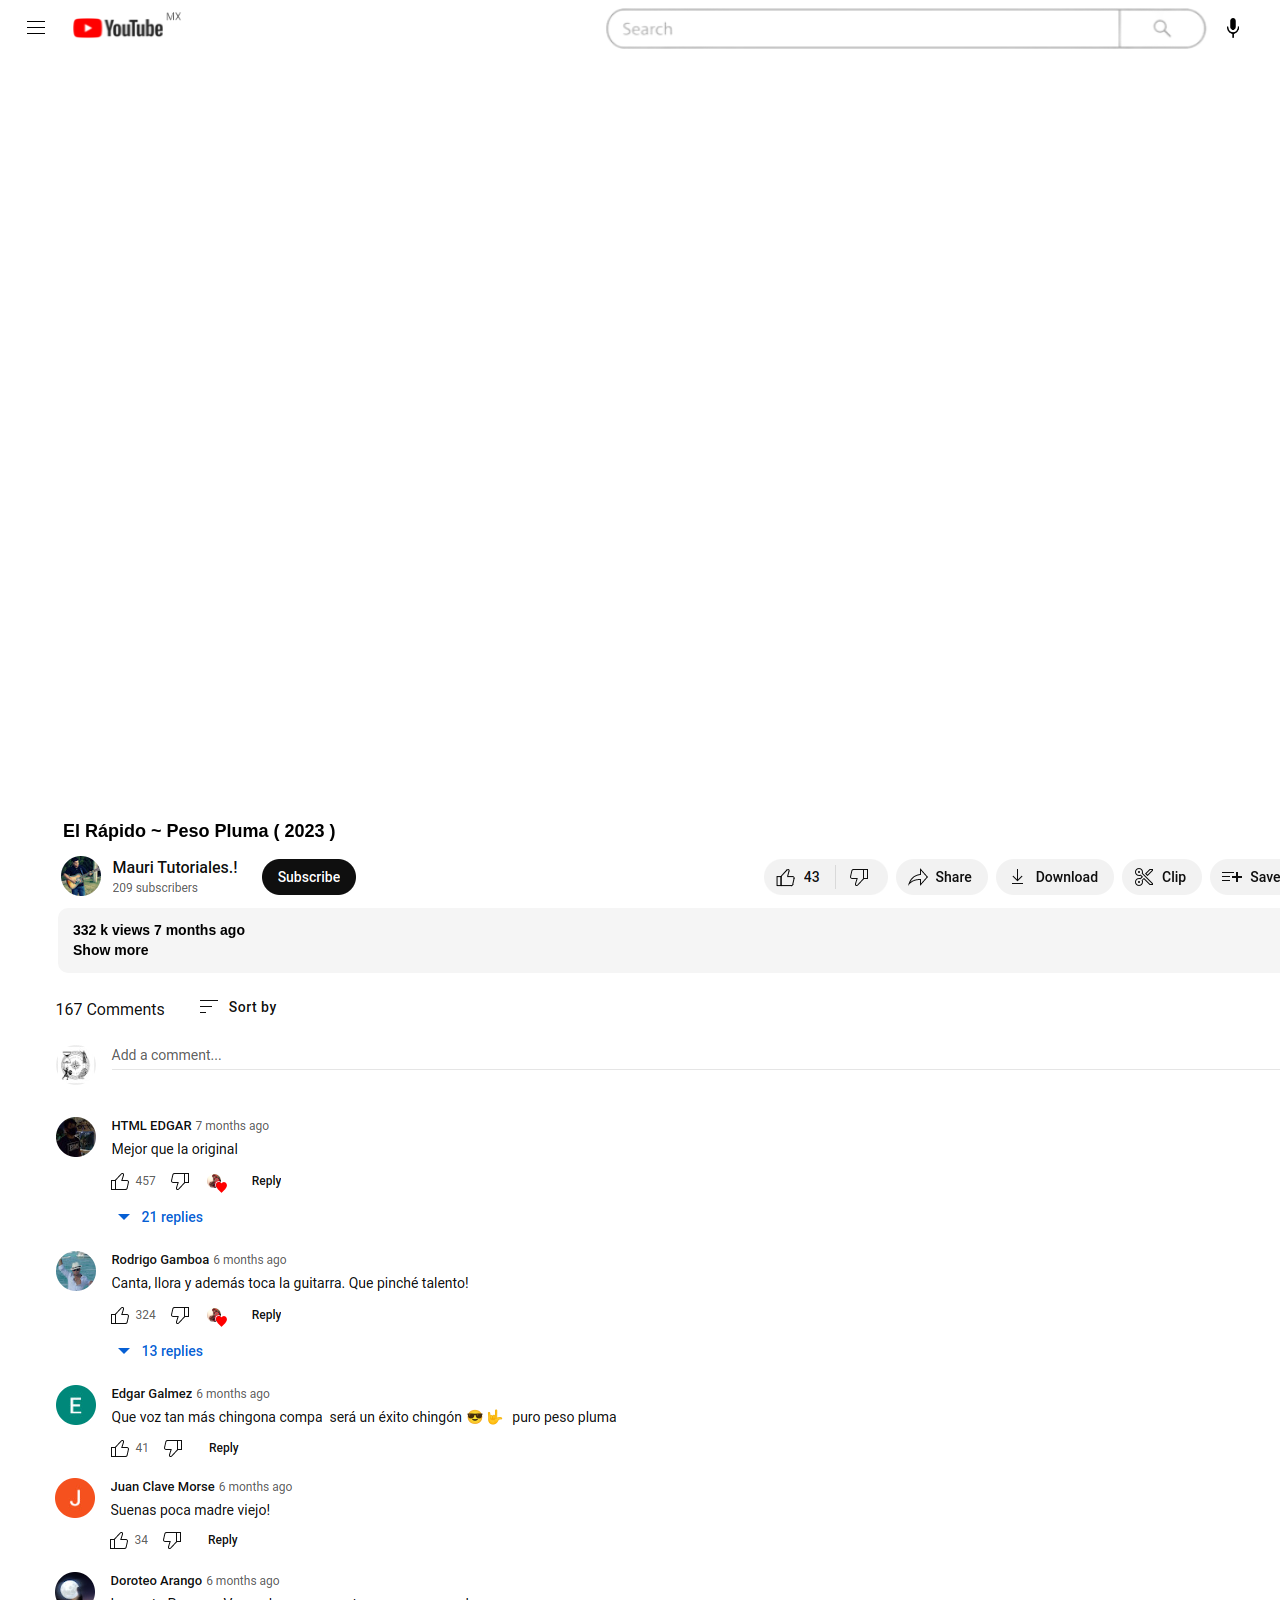
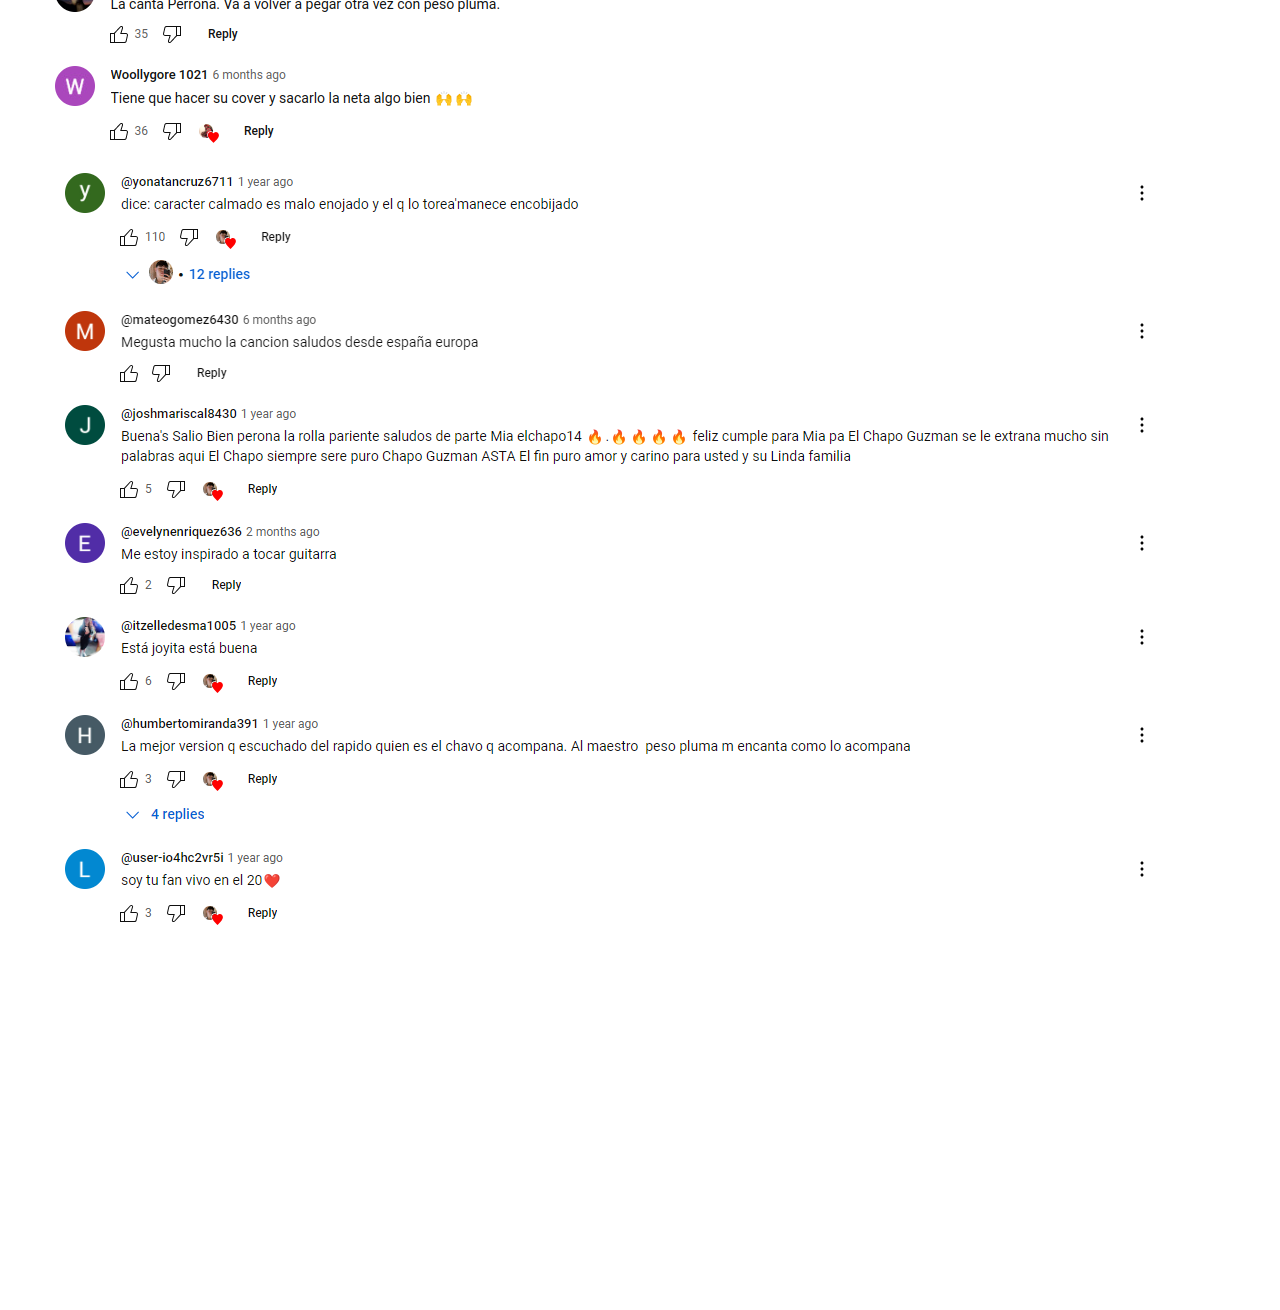
<file: index.html>
<!DOCTYPE html>
<html lang="en">
    <head>
        <meta charset="UTF-8">
        <meta http-equiv="X-UA-Compatible" content="IE=edge">
        <meta name="viewport" content="width=device-width, initial-scale=1.0">
        <link rel="stylesheet" href="style.css">    
        <title>Youtube page</title>
    </head>
    <body>
        <div class="navBarTop">
            <div class="menu">
                <div class="menu-toggle">
                    <span class="line"></span>
                    <span class="line"></span>
                    <span class="line"></span>
                </div>
                <div class="menu-items">
                    <script src="menu.js"></script>
                    <ul>
                      <li class="ele"> <img class="home" src="./images/homeyeah.png" alt=""> <a id="zuh" href="#">Home</a></li>
                      <li class="ele"> <img class="shorts" src="./images/shorts.png" alt=""> <a id="nac" href="#">Shorts</a></li>
                      <li class="ele"> <img class="subs" src="./images/subs.png" alt=""> <a id="im" href="#">Subscriptions</a></li>
                    </ul>
                </div>
            </div>
            <a href="https://www.youtube.com">
              <img src="./images/YouTube-recut.png" class="top second" alt="ytlogo">
            </a>
            <img src="./images/mx.png" class="top secondhalf" alt="search">
            <img src="./images/searchyes.png" class="top third" alt="search">
            <img src="./images/mic-microphone-icon (1).png" class="top thirdhalf" alt="microphone">
            <img src="./images/camera (1).png" class="top fourth" alt="">
            <img src="./images/bell.png" class="top fifth" alt="">
            <img src="./images/profileyt.png" class="top sixth" alt="">
        </div>
        
        <div class="main">
            <div class="section videoPlay">
                <iframe class="play" src="https://www.youtube.com/embed/kKI38GnYfkk" title="YouTube video player" frameborder="0" allow="accelerometer; autoplay; clipboard-write; encrypted-media; gyroscope; picture-in-picture; web-share" allowfullscreen></iframe>
            </div>
            <div class="nam"><p>El Rápido ~ Peso Pluma ( 2023 )</p></div>
            <div class="bnam"><img src="images/belowthenam.png" alt=""></div>
            <div class="sho">
                 <div class="des">
                    <p class="tex">332 k views 7 months ago</p><p class="mor">Show more</p>
                </div>
            </div>
            <img class="com" src="./images/comments.png" alt="">
            <img class="com2" src="./images/comments2.png" alt="">
            <img class="com3" src="./images/comments3.png" alt="">
        </div>
        <div class="section sideBar">
            <img src="./images/adyt.png" class="yesopt" alt="">
            <div class="sug"> <img src="./images/thumbnails/you.jpg" alt=""><span class="tit">Video Name - Artist Name</span><span class="cha">Channel name</span><span class="sta">777k views - 3 months ago</span></div>
            <div class="sug"> <img src="./images/thumbnails/365891c1bbda.jpg" alt=""><span class="tit">Video Name - Artist Name</span><span class="cha">Channel name</span><span class="sta">777k views - 3 months ago</span></div>
            <div class="sug"> <img src="./images/thumbnails/5g-technology.jpg" alt=""><span class="tit">Video Name - Artist Name</span><span class="cha">Channel name</span><span class="sta">777k views - 3 months ago</span></div>
            <div class="sug"> <img src="./images/thumbnails/848126_5f8c_4.jpg" alt=""><span class="tit">Video Name - Artist Name</span><span class="cha">Channel name</span><span class="sta">777k views - 3 months ago</span></div>
            <div class="sug"> <img src="./images/thumbnails/design-catchy-.jpg" alt=""><span class="tit">Video Name - Artist Name</span><span class="cha">Channel name</span><span class="sta">777k views - 3 months ago</span></div>
            <div class="sug"> <img src="./images/thumbnails/design-eye.jpg" alt=""><span class="tit">Video Name - Artist Name</span><span class="cha">Channel name</span><span class="sta">777k views - 3 months ago</span></div>
            <div class="sug"> <img src="./images/thumbnails/e88786b86bde.jpg" alt=""><span class="tit">Video Name - Artist Name</span><span class="cha">Channel name</span><span class="sta">777k views - 3 months ago</span></div>
            <div class="sug"> <img src="./images/thumbnails/earn-money.jpg" alt=""><span class="tit">Video Name - Artist Name</span><span class="cha">Channel name</span><span class="sta">777k views - 3 months ago</span></div>
            <div class="sug"> <img src="./images/thumbnails/maxresdefault.jpg" alt=""><span class="tit">Video Name - Artist Name</span><span class="cha">Channel name</span><span class="sta">777k views - 3 months ago</span></div>
            <div class="sug"> <img src="./images/thumbnails/YT-Thumbnail-How.jpg" alt=""><span class="tit">Video Name - Artist Name</span><span class="cha">Channel name</span><span class="sta">777k views - 3 months ago</span></div>
            <div class="sug"> <img src="./images/thumbnails/10-o.jpg" alt=""><span class="tit">Video Name - Artist Name</span><span class="cha">Channel name</span><span class="sta">777k views - 3 months ago</span></div>
            <div class="sug"> <img src="./images/thumbnails/maxresdefault (1).jpg" alt=""><span class="tit">Video Name - Artist Name</span><span class="cha">Channel name</span><span class="sta">777k views - 3 months ago</span></div>
            <div class="sug"> <img src="./images/thumbnails/maxresdefault (2).jpg" alt=""><span class="tit">Video Name - Artist Name</span><span class="cha">Channel name</span><span class="sta">777k views - 3 months ago</span></div>
            <div class="sug"> <img src="./images/thumbnails/maxresdefault (3).jpg" alt=""><span class="tit">Video Name - Artist Name</span><span class="cha">Channel name</span><span class="sta">777k views - 3 months ago</span></div>
            <div class="sug"> <img src="./images/thumbnails/maxresdefault (4).jpg" alt=""><span class="tit">video name - artist name</span><span class="cha">Channelname</span><span class="sta">777k views - 3 months ago</span></div>
            <div class="sug"> <img src="./images/thumbnails/maxresdefault (5).jpg" alt=""><span class="tit">Video Name - Artist Name</span><span class="cha">Channel name</span><span class="sta">777k views - 3 months ago</span></div>
            <div class="sug"> <img src="./images/thumbnails/maxresdefault (6).jpg" alt=""><span class="tit">Video Name - Artist Name</span><span class="cha">Channel name</span><span class="sta">777k views - 3 months ago</span></div>
            <div class="sug"> <img src="./images/thumbnails/maxresdefault (7).jpg" alt=""><span class="tit">Video Name - Artist Name</span><span class="cha">Channel name</span><span class="sta">777k views - 3 months ago</span></div>
            <div class="sug"> <img src="./images/thumbnails/maxresdefault (8).jpg" alt=""><span class="tit">Video Name - Artist Name</span><span class="cha">Channel name</span><span class="sta">777k views - 3 months ago</span></div>
            <div class="sug"> <img src="./images/thumbnails/twentyone.jpg" alt=""><span class="tit">Video Name - Artist Name</span><span class="cha">Channel name</span><span class="sta">777k views - 3 months ago</span></div>
            <div class="sug"> <img src="./images/thumbnails/Zweiundzwanzig.jpg" alt=""><span class="tit">Video Name - Artist Name</span><span class="cha">Channel name</span><span class="sta">777k views - 3 months ago</span></div>
            <div class="sug"> <img src="./images/thumbnails/Dreiundzwanzig.jpg" alt=""><span class="tit">Video Name - Artist Name</span><span class="cha">Channel name</span><span class="sta">777k views - 3 months ago</span></div>
            <div class="sug"> <img src="./images/thumbnails/Vierundzwanzig.jpg" alt=""><span class="tit">Video Name - Artist Name</span><span class="cha">Channel name</span><span class="sta">777k views - 3 months ago</span></div>
            <div class="sug"> <img src="./images/thumbnails/funfundzwanzig.jpg" alt=""><span class="tit">Video Name - Artist Name</span><span class="cha">Channel name</span><span class="sta">777k views - 3 months ago</span></div>
        </div>
</body>
</html>
</file>
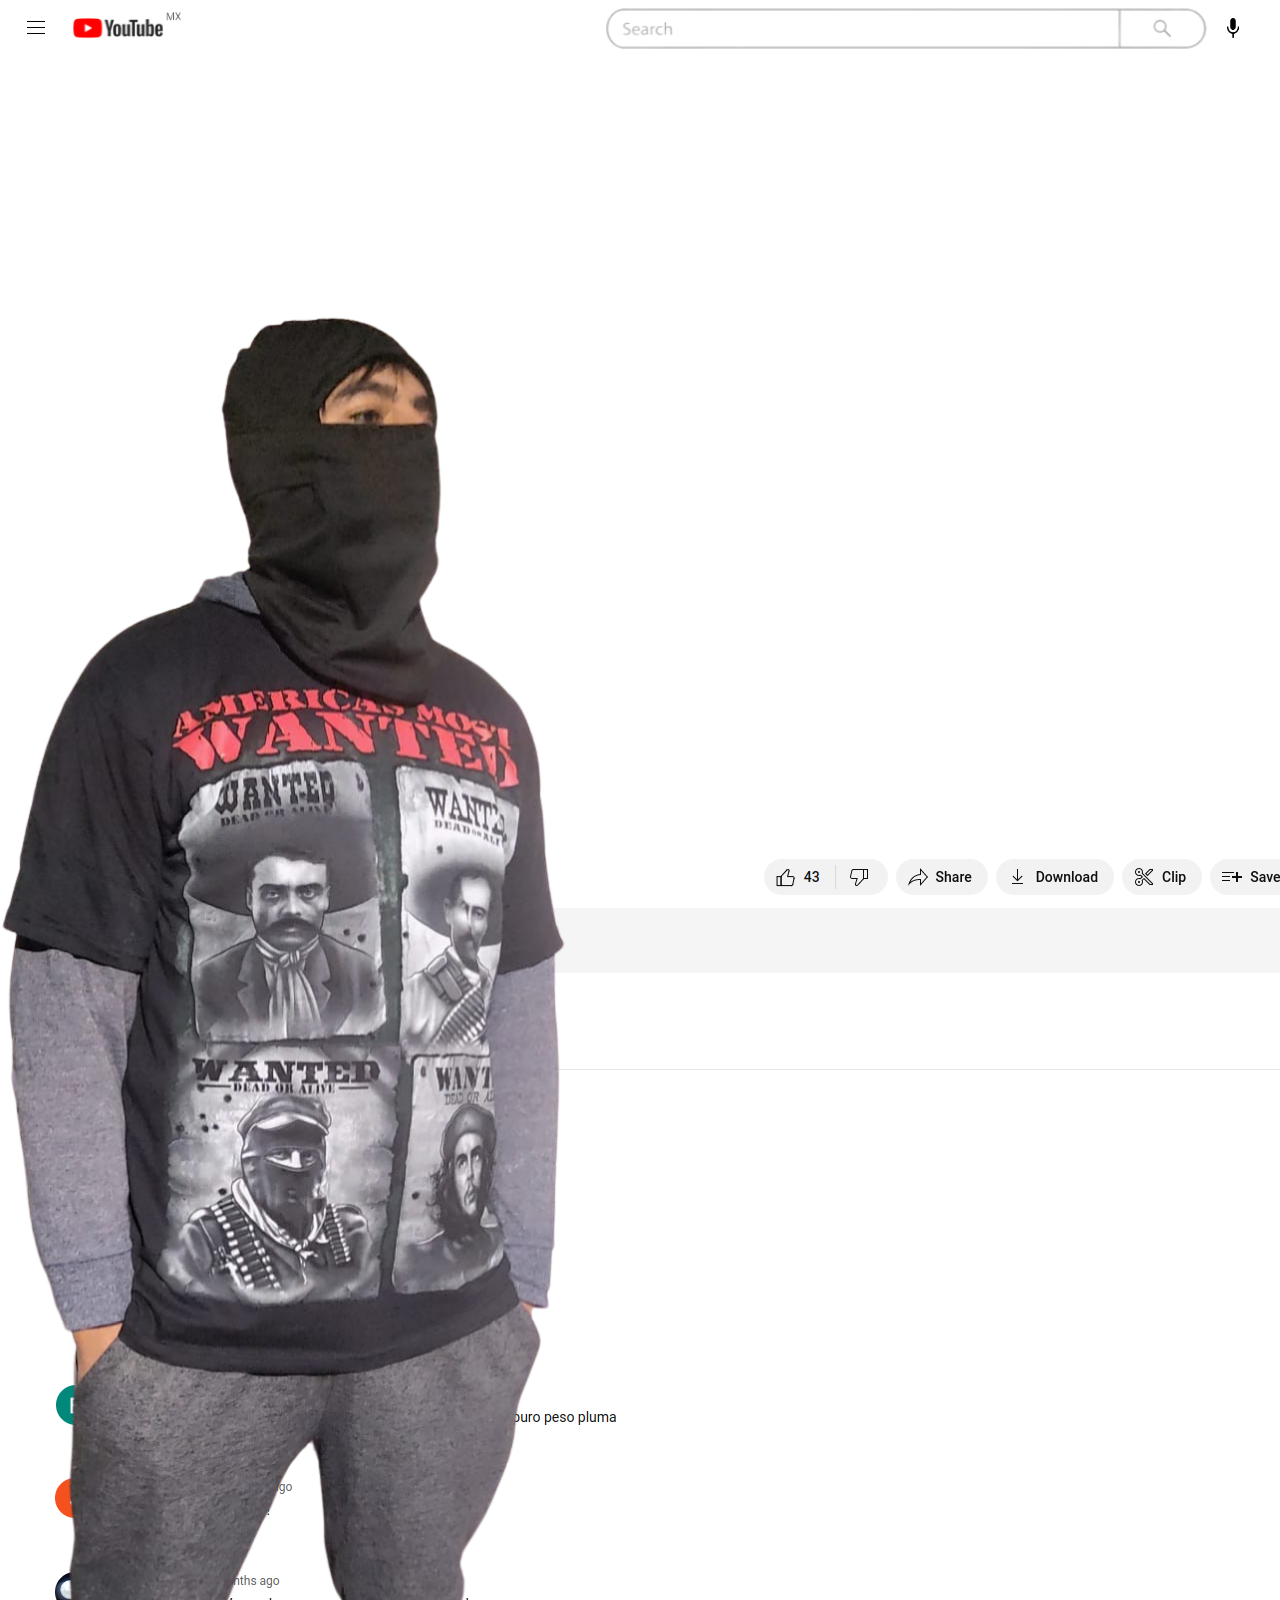
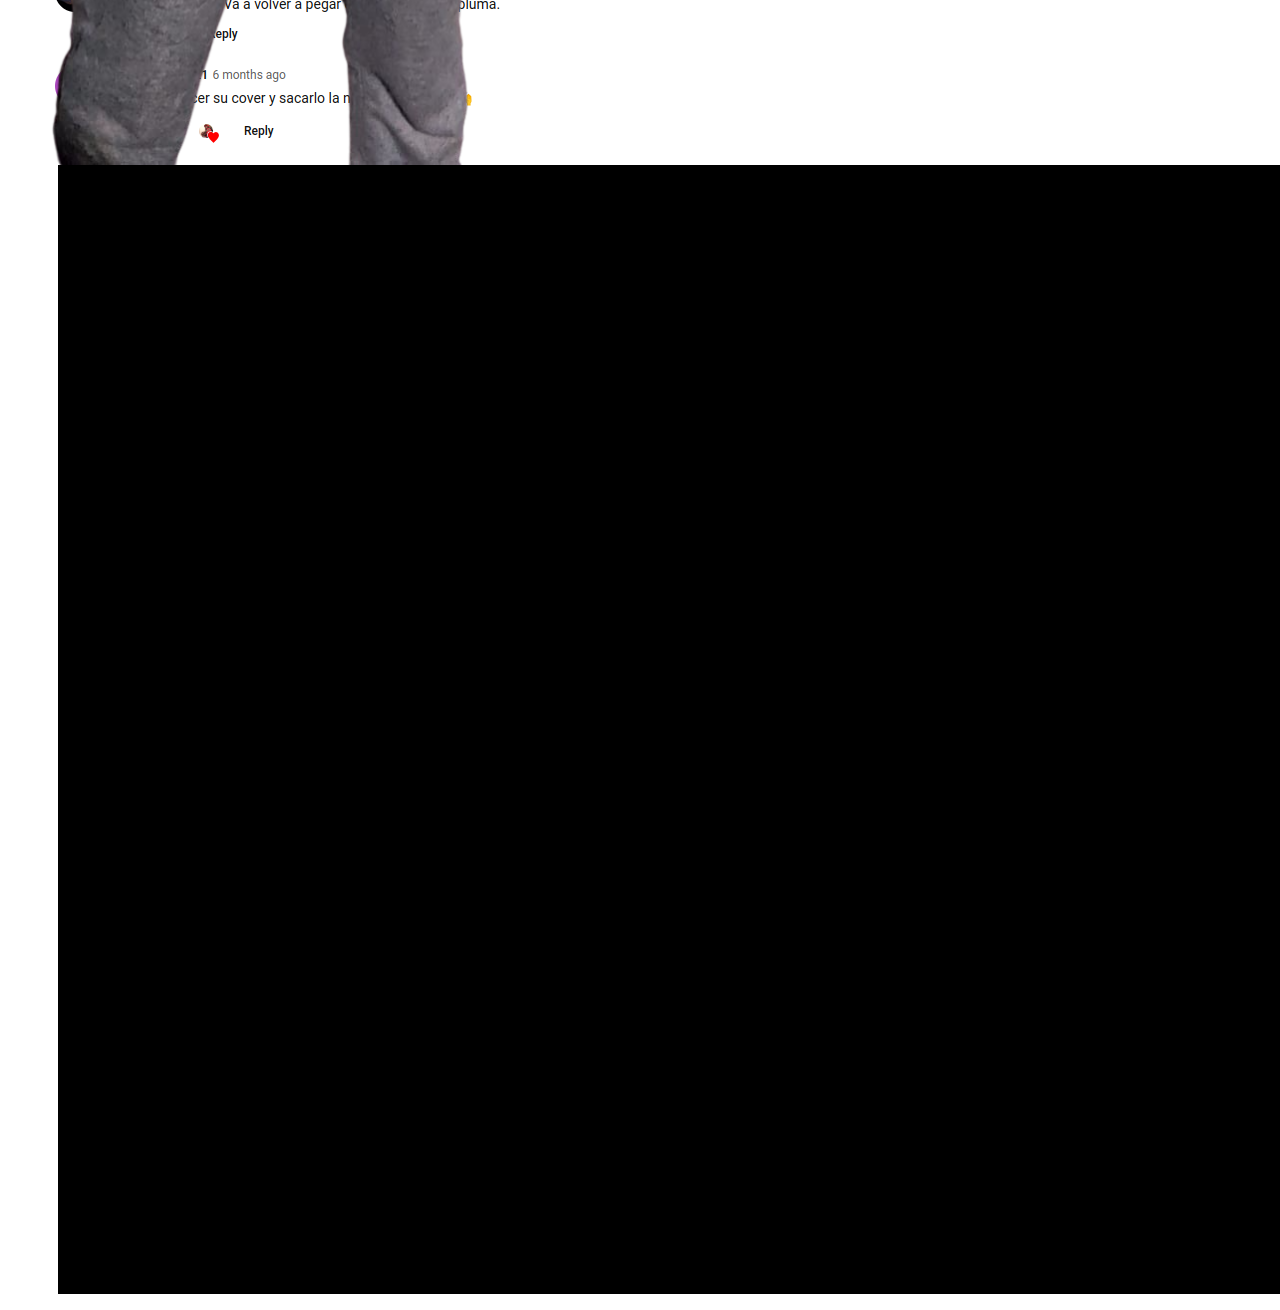
<file: video.html>
<!DOCTYPE html>
<html lang="en">
    <head>
        <meta charset="UTF-8">
        <meta http-equiv="X-UA-Compatible" content="IE=edge">
        <meta name="viewport" content="width=device-width, initial-scale=1.0">
        <link rel="stylesheet" href="style.css">    
        <title>Youtube page</title>
    </head>
    <body>
        <div class="navBarTop">
            <div class="menu">
                <div class="menu-toggle">
                    <span class="line"></span>
                    <span class="line"></span>
                    <span class="line"></span>
                </div>
                <div class="menu-items">
                    <script src="menu.js"></script>
                    <ul>
                      <li class="ele"> <img class="home" src="./images/homeyeah.png" alt=""> <a id="zuh" href="#">Home</a></li>
                      <li class="ele"> <img class="shorts" src="./images/shorts.png" alt=""> <a id="nac" href="#">Shorts</a></li>
                      <li class="ele"> <img class="subs" src="./images/subs.png" alt=""> <a id="im" href="#">Subscriptions</a></li>
                    </ul>
                </div>
            </div>
            <a href="https://www.youtube.com">
              <img src="./images/YouTube-recut.png" class="top second" alt="ytlogo">
            </a>
            <img src="./images/mx.png" class="top secondhalf" alt="search">
            <img src="./images/searchyes.png" class="top third" alt="search">
            <img src="./images/mic-microphone-icon (1).png" class="top thirdhalf" alt="microphone">
            <img src="./images/camera (1).png" class="top fourth" alt="">
            <img src="./images/bell.png" class="top fifth" alt="">
            <img src="./images/profileyt.png" class="top sixth" alt="">
        </div>
        
        <div class="main">
            <div class="section videoPlay">
                <iframe class="play" src="https://www.youtube.com/embed/JoTa04G3vD0" title="YouTube video player" frameborder="0" allow="accelerometer; autoplay; clipboard-write; encrypted-media; gyroscope; picture-in-picture; web-share" allowfullscreen></iframe>
                <!-- <iframe class="play" src="https://www.youtube.com/embed/kKI38GnYfkk" title="YouTube video player" frameborder="0" allow="accelerometer; autoplay; clipboard-write; encrypted-media; gyroscope; picture-in-picture; web-share" allowfullscreen></iframe> -->
            </div>
            <div class="nam"><p>El Rápido ~ Peso Pluma ( 2023 )</p></div>
            <div class="meft"><img src="images/meft.png" alt=""></div>
            <div class="bnam"><img src="images/belowthenam.png" alt=""></div>
            <div class="sho">
                 <div class="des">
                    <p class="tex">332 k views 7 months ago</p><p class="mor">Show more</p></div>
                 </div>
            <img class="com" src="./images/comments.png" alt="">
            <img class="com2" src="./images/comments2.png" alt="">
        </div>
        <div class="section comments"></div>
        <div class="section sideBar">
            <img src="./images/adyt.png" class="yesopt" alt="">
            <div class="sug"> <img src="./images/thumbnails/you.jpg" alt=""><span class="tit">Video Name - Artist Name</span><span class="cha">Channel name</span><span class="sta">777k views - 3 months ago</span></div>
            <div class="sug"> <img src="./images/thumbnails/365891c1bbda.jpg" alt=""><span class="tit">Video Name - Artist Name</span><span class="cha">Channel name</span><span class="sta">777k views - 3 months ago</span></div>
            <div class="sug"> <img src="./images/thumbnails/5g-technology.jpg" alt=""><span class="tit">Video Name - Artist Name</span><span class="cha">Channel name</span><span class="sta">777k views - 3 months ago</span></div>
            <div class="sug"> <img src="./images/thumbnails/848126_5f8c_4.jpg" alt=""><span class="tit">Video Name - Artist Name</span><span class="cha">Channel name</span><span class="sta">777k views - 3 months ago</span></div>
            <div class="sug"> <img src="./images/thumbnails/design-catchy-.jpg" alt=""><span class="tit">Video Name - Artist Name</span><span class="cha">Channel name</span><span class="sta">777k views - 3 months ago</span></div>
            <div class="sug"> <img src="./images/thumbnails/design-eye.jpg" alt=""><span class="tit">Video Name - Artist Name</span><span class="cha">Channel name</span><span class="sta">777k views - 3 months ago</span></div>
            <div class="sug"> <img src="./images/thumbnails/e88786b86bde.jpg" alt=""><span class="tit">Video Name - Artist Name</span><span class="cha">Channel name</span><span class="sta">777k views - 3 months ago</span></div>
            <div class="sug"> <img src="./images/thumbnails/earn-money.jpg" alt=""><span class="tit">Video Name - Artist Name</span><span class="cha">Channel name</span><span class="sta">777k views - 3 months ago</span></div>
            <div class="sug"> <img src="./images/thumbnails/maxresdefault.jpg" alt=""><span class="tit">Video Name - Artist Name</span><span class="cha">Channel name</span><span class="sta">777k views - 3 months ago</span></div>
            <div class="sug"> <img src="./images/thumbnails/YT-Thumbnail-How.jpg" alt=""><span class="tit">Video Name - Artist Name</span><span class="cha">Channel name</span><span class="sta">777k views - 3 months ago</span></div>
            <div class="sug"> <img src="./images/thumbnails/10-o.jpg" alt=""><span class="tit">Video Name - Artist Name</span><span class="cha">Channel name</span><span class="sta">777k views - 3 months ago</span></div>
            <div class="sug"> <img src="./images/thumbnails/maxresdefault (1).jpg" alt=""><span class="tit">Video Name - Artist Name</span><span class="cha">Channel name</span><span class="sta">777k views - 3 months ago</span></div>
            <div class="sug"> <img src="./images/thumbnails/maxresdefault (2).jpg" alt=""><span class="tit">Video Name - Artist Name</span><span class="cha">Channel name</span><span class="sta">777k views - 3 months ago</span></div>
            <div class="sug"> <img src="./images/thumbnails/maxresdefault (3).jpg" alt=""><span class="tit">Video Name - Artist Name</span><span class="cha">Channel name</span><span class="sta">777k views - 3 months ago</span></div>
            <div class="sug"> <img src="./images/thumbnails/maxresdefault (4).jpg" alt=""><span class="tit">video name - artist name</span><span class="cha">Channelname</span><span class="sta">777k views - 3 months ago</span></div>
            <div class="sug"> <img src="./images/thumbnails/maxresdefault (5).jpg" alt=""><span class="tit">Video Name - Artist Name</span><span class="cha">Channel name</span><span class="sta">777k views - 3 months ago</span></div>
            <div class="sug"> <img src="./images/thumbnails/maxresdefault (6).jpg" alt=""><span class="tit">Video Name - Artist Name</span><span class="cha">Channel name</span><span class="sta">777k views - 3 months ago</span></div>
            <div class="sug"> <img src="./images/thumbnails/maxresdefault (7).jpg" alt=""><span class="tit">Video Name - Artist Name</span><span class="cha">Channel name</span><span class="sta">777k views - 3 months ago</span></div>
            <div class="sug"> <img src="./images/thumbnails/maxresdefault (8).jpg" alt=""><span class="tit">Video Name - Artist Name</span><span class="cha">Channel name</span><span class="sta">777k views - 3 months ago</span></div>
            <div class="sug"> <img src="./images/thumbnails/twentyone.jpg" alt=""><span class="tit">Video Name - Artist Name</span><span class="cha">Channel name</span><span class="sta">777k views - 3 months ago</span></div>
            <div class="sug"> <img src="./images/thumbnails/Zweiundzwanzig.jpg" alt=""><span class="tit">Video Name - Artist Name</span><span class="cha">Channel name</span><span class="sta">777k views - 3 months ago</span></div>
            <div class="sug"> <img src="./images/thumbnails/Dreiundzwanzig.jpg" alt=""><span class="tit">Video Name - Artist Name</span><span class="cha">Channel name</span><span class="sta">777k views - 3 months ago</span></div>
            <div class="sug"> <img src="./images/thumbnails/Vierundzwanzig.jpg" alt=""><span class="tit">Video Name - Artist Name</span><span class="cha">Channel name</span><span class="sta">777k views - 3 months ago</span></div>
            <div class="sug"> <img src="./images/thumbnails/funfundzwanzig.jpg" alt=""><span class="tit">Video Name - Artist Name</span><span class="cha">Channel name</span><span class="sta">777k views - 3 months ago</span></div>
        </div>
</body>
</html>
</file>
<file: style.css>
.navBarTop {
 background: white;
 position: fixed;
 top: 0;
 left: 0;
 height: 80px;
 width: 100%;
 z-index: 6;
}

.menu {
    position: relative;
}

.menu-toggle {
    position: absolute;
    top: 17px;
    left: 18px;
    display: flex;
    flex-direction: column;
    /* justify-content: center;
    align-items: center; */
    width: 35px;
    height: 37px;
    cursor: pointer;
    z-index: 1;
}

.line {
    width: 18px;
    height: 1px;
    background-color: black;
    margin: 2.5px 0;
    transition: transform 0.2 ease-in-out;
}

.line:first-child {
    transform-origin: top left;
}

.line:last-child {
    transform-origin: bottom left;
}

.menu-items {
    position: absolute;
    top: 1px;
    left: 0;
    width: 240px;
    height: 100vh;
    background-color: white;
    list-style: none;
    padding: 60px 0;
    transform: translateX(-100%);
    transition: transform 0.2s ease-in-out;
}

.home {
    width: 16px;
    height: 18px;
    top: 20px;
}

#zuh {
    position: absolute;
    bottom: 4px;
    left: 12px;
}

.shorts {
    width: 15px;
    height: 18px;
}

#nac{
    position: absolute;
    left: 12px;
}

.subs {
    position: absolute;
    width: 24px;
    height: 21px;
    left: -5px;
    bottom: -17px;
}

#im {
    position: absolute;
    left: 13px;
    bottom: -14px;
}

.ele a {
    color: black;
    text-decoration: none;
    font-size: 14px;
    margin-left: 30px;
    font-family: 'Trebuchet MS', 'Lucida Sans Unicode', 'Lucida Grande', 'Lucida Sans', Arial, sans-serif;
}
/* .ele img {
    margin-left: -30px;
} */
ul li {
    position: relative;
    list-style: none;
    margin-left: -9px;
    margin-bottom: 20px;
}

.menu-items.show {
  transform: translateX(0);
}

.top {
    position: fixed;
    width: 100vh;
}

.menu-toggle {
    margin-left: 9px;
    margin-top: 1px;
}

.second {
    margin-top: 18px;
    margin-left: 73px;
    width: 90px;
    height: 21px;
}

.secondhalf {
    margin-top: 8.5px;
    margin-left: 165px;
    width: 18px;
    height: 16px;
}

.third {
    margin-top: 6px;
    margin-left: 603px;
    width: 608px;
    height: 45px;
}

.thirdhalf {
    margin-top: 18px;
    margin-left: 1227px;
    width: 12px;
    height: 20px;
}

.fourth {
    margin-left: 1670px;
    margin-top: 20px;
    width: 18px;
    height: 18px;
}
.fifth {
    margin-top: 20px;
    margin-left: 1720px;
    width: 18px;
    height: 21px;
}
.sixth {
    margin-top: 14px;
    margin-left: 1770px;
    width: 31px;
    height: 31px;
}


.main {
 height: 300vh;
 width: 100%;
 position: absolute;
 position: relative;
 left: 0;
 top: 0;
}

.section { 
  position: absolute;
  top: 0;
  margin-top: 72px;
  margin-left: 300px;
}

.videoPlay {
    margin-left: 50px;
 background: rgb(255, 255, 255);
 width: 1320px;
 height: 1000px;
}

.play {
    margin-left: 3px;
    width: 1287px;
    height: 726px;
}

.meft img {
    position: absolute;
    width: 576px;
    height: 1457px;
    z-index: 5;
    top: 300px;
    left: -10px;
}

.nam p {
    position: absolute;
    top: 795px;
    left: 55px;
    font-family: 'Trebuchet MS', 'Lucida Sans Unicode', 'Lucida Grande', 'Lucida Sans', Arial, sans-serif;
    font-size: 18px;
    font-weight: bold;
    z-index: 4;
}
    
.bnam img {
    position: absolute;
    top: 845px;
    left: 50px;
}
    
.sho {
    position: absolute;
    background-color: rgb(245, 245, 245);
    width: 1287px;
    height: 65px;
    border-radius: 10px;
    left: 50px;
    top: 900px;
}
.des {
    position: relative;
    margin-left: 15px;
    margin-top: -12px;
    font-family: 'Trebuchet MS', 'Lucida Sans Unicode', 'Lucida Grande', 'Lucida Sans', Arial, sans-serif;
    font-weight: bold;
    font-size: 14px;
}

.tex {
    position: absolute;
    top: 12px;
}

.mor {
    position: absolute;
    top: 32px;
}

.com {
    position: absolute;
    top: 985px;
    left: 45px;
}
.com2 {
    position: absolute;
    top: 1465px;
    left: 40px;
}
.com3 {
    position: absolute;
    top: 1750px;
    left: 40px;
}
.com4 {
    position: absolute;
    top:2465px;
    left: 40px;
}

.comments {
        margin-top: 1765px;
 margin-left: 50px;
 background: rgb(0, 0, 0);
 width: 1320px;
 height: 1129px;
}

.sideBar {
 background: white;
 margin-left: 1350px;
 height: 300vh;
 width: 430px;
 padding-top: 20px;
}

.sug {
    position: relative;
    /* height: 100px; */
}

.sideBar img:not(.yesopt) {
    margin: 0px 0 12px 10px;
    width: 160px;
    height: 93px;
    border-radius: 5%;
}

.sug .tit {
    position: absolute;
    bottom: 90px;
    left: 180px;
    font-family: 'Trebuchet MS', 'Lucida Sans Unicode', 'Lucida Grande', 'Lucida Sans', Arial, sans-serif;
    font-size: 15px;
    font-weight: 550;
}.sug .cha {
    position: absolute;
    bottom: 70px;
    left: 180px;
    font-family:'Trebuchet MS', 'Lucida Sans Unicode', 'Lucida Grande', 'Lucida Sans', Arial, sans-serif;
    font-size: 12px;
    color: rgb(110, 110, 110);
}.sug .sta {
    position: absolute;
    bottom: 52px;
    left: 180px;
    font-family:'Trebuchet MS', 'Lucida Sans Unicode', 'Lucida Grande', 'Lucida Sans', Arial, sans-serif;
    font-size: 12px;
    color: rgb(110, 110, 110);
}

.yesopt {
    width: 410px;
    height: 202px;
    margin-top: -14px;
    margin-left: 7px;
    margin-bottom: 10px;
}
</file>
